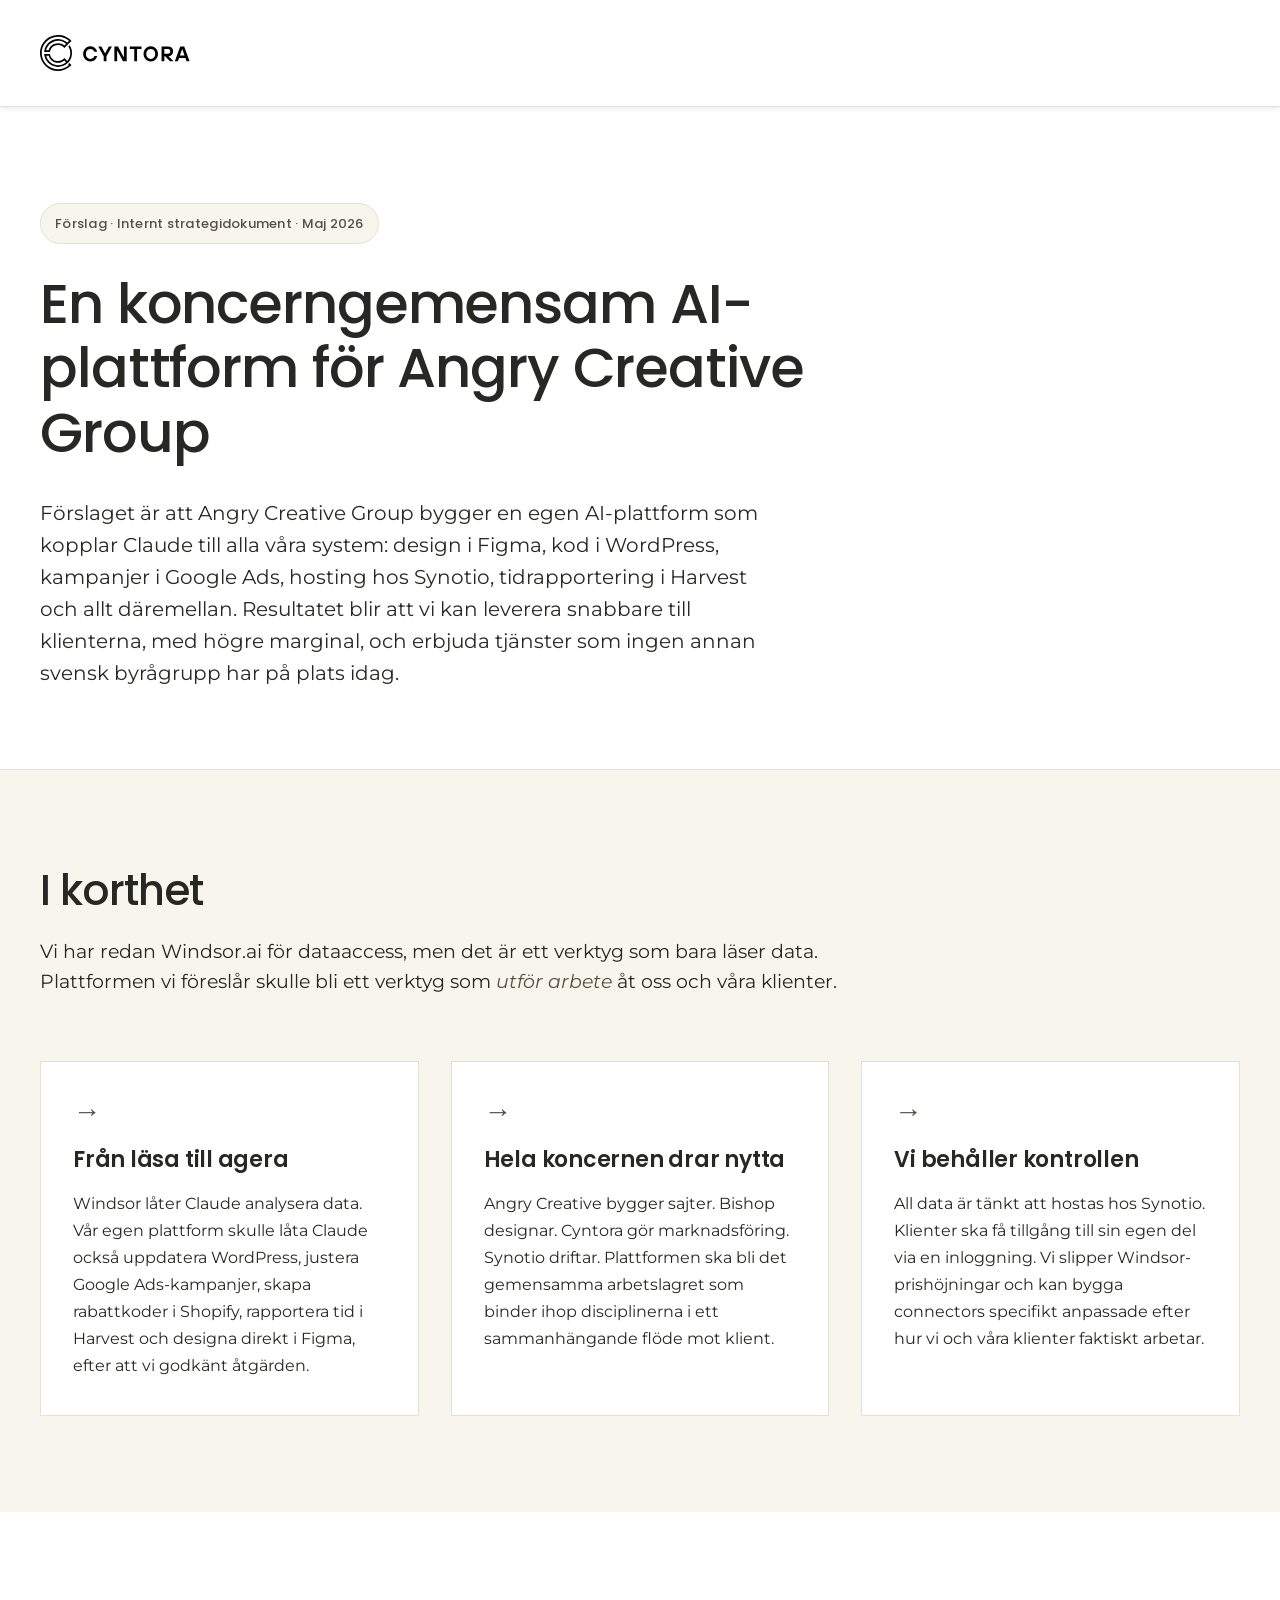
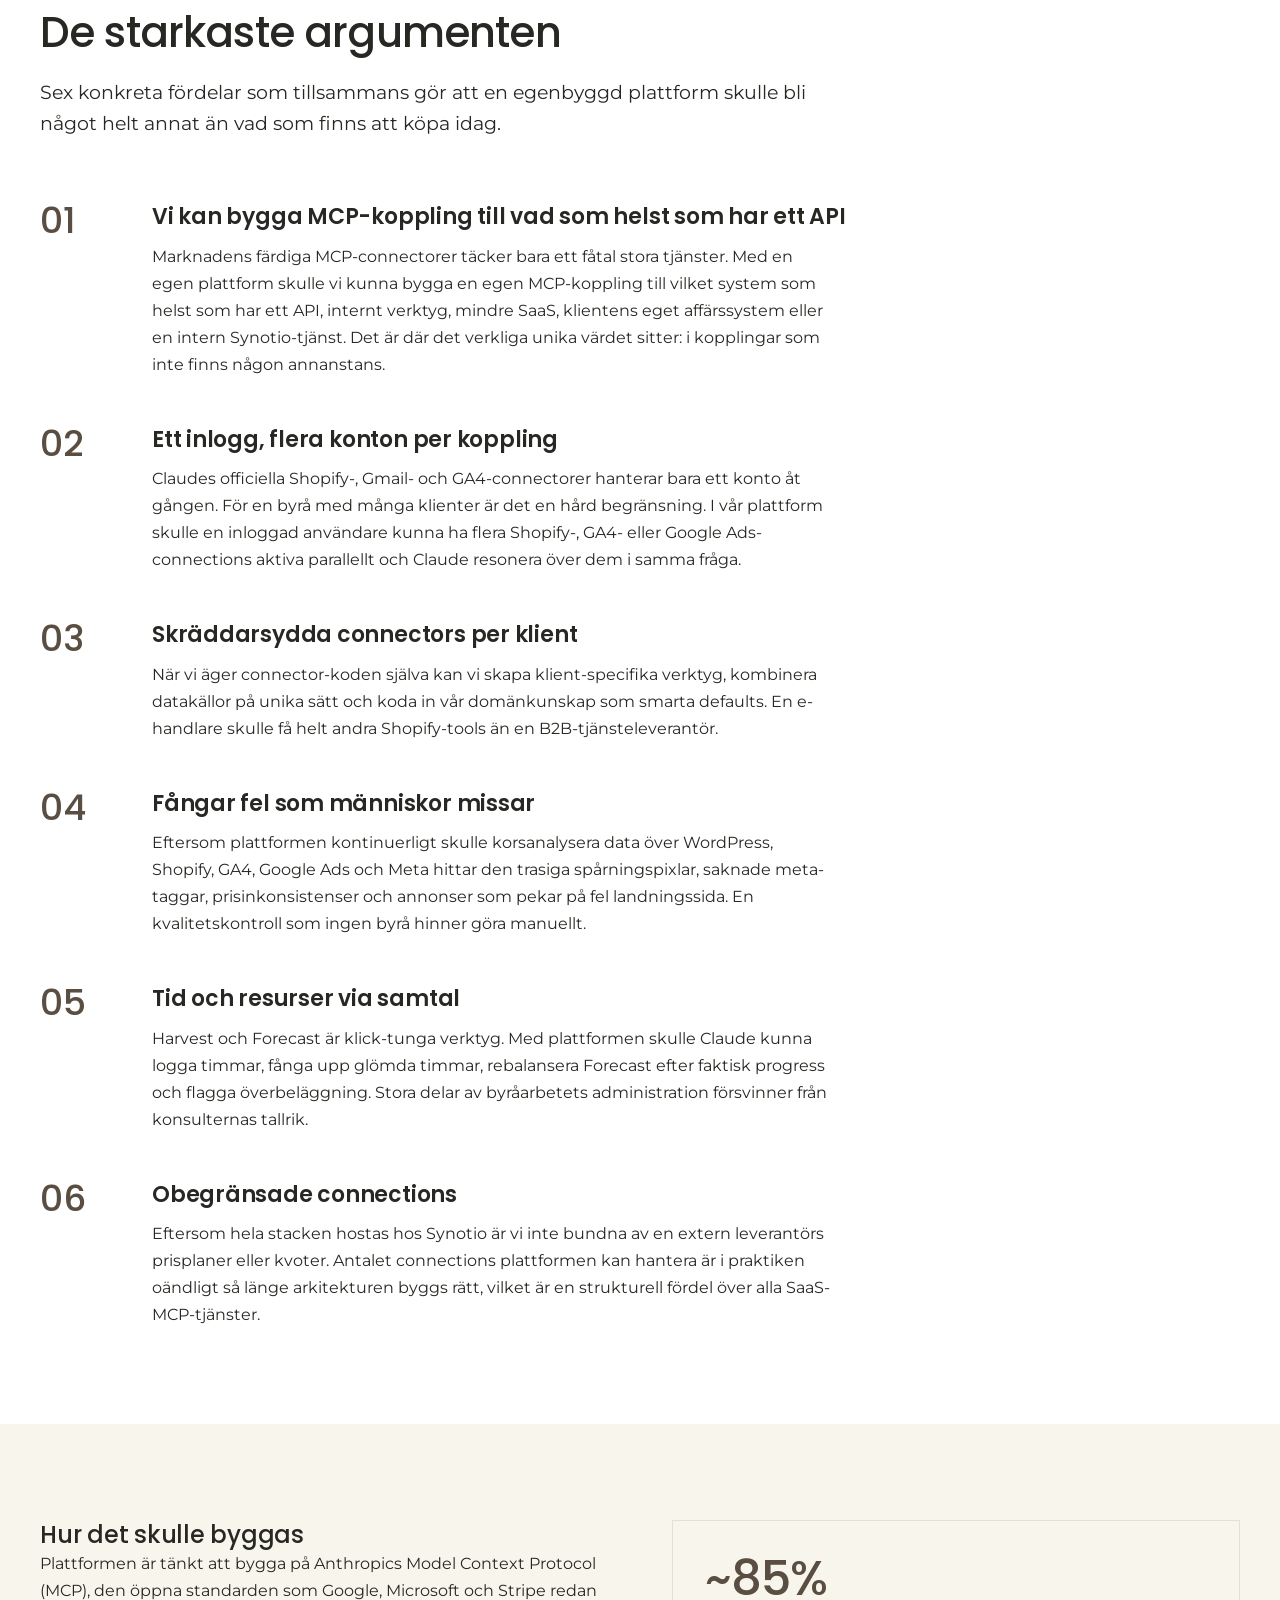
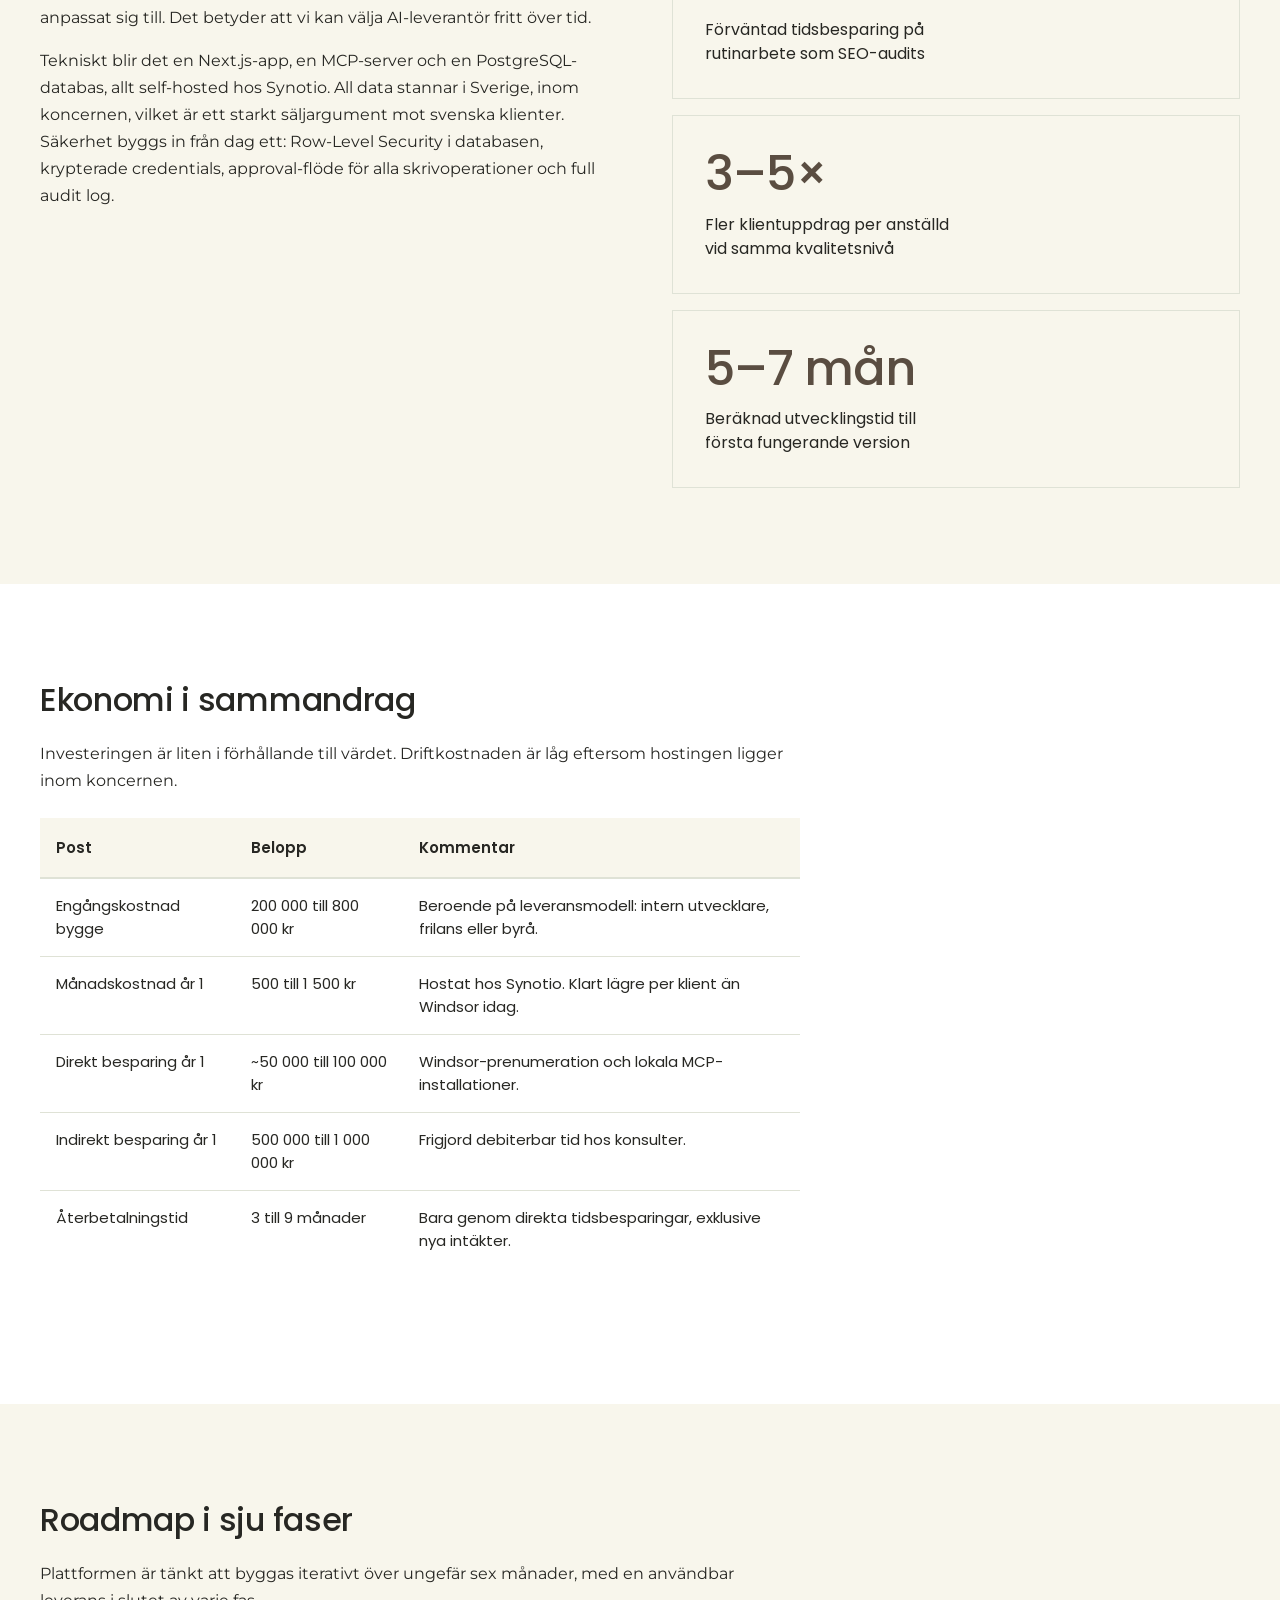
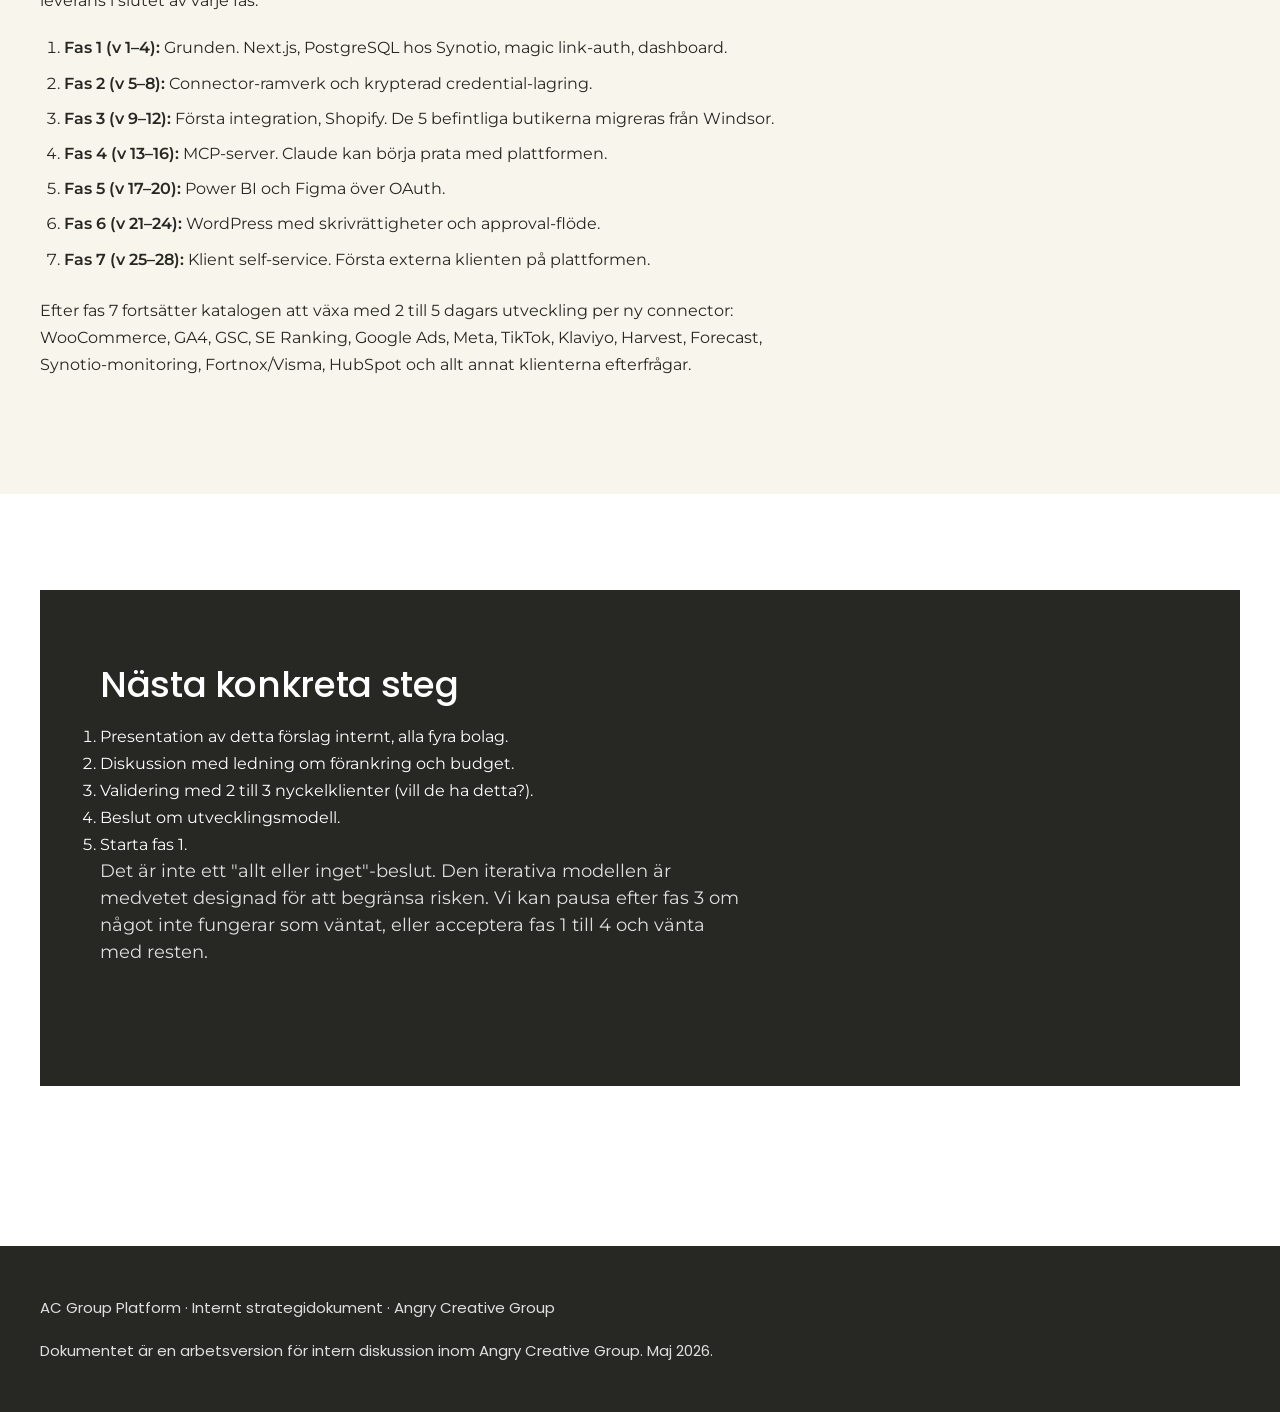
<file: index.html>
<!DOCTYPE html>
<html lang="sv">
<head>
<meta charset="UTF-8">
<meta name="viewport" content="width=device-width, initial-scale=1.0">
<title>AC Group Platform · En koncerngemensam AI-plattform</title>
<meta name="description" content="Förslag på en intern AI-plattform för Angry Creative Group som låter Claude utföra arbete i alla våra system, levererat snabbare och med högre marginal mot klient.">
<link rel="preconnect" href="https://fonts.googleapis.com">
<link rel="preconnect" href="https://fonts.gstatic.com" crossorigin>
<link href="https://fonts.googleapis.com/css2?family=Poppins:wght@400;500;600&family=Montserrat:wght@400;500&display=swap" rel="stylesheet">
<link rel="stylesheet" href="styles.css">
</head>
<body>

<nav class="nav">
  <div class="nav-container">
    <a href="index.html" class="nav-logo" aria-label="Cyntora">
      <img src="cyntora-logo.svg" alt="Cyntora">
    </a>
  </div>
</nav>

<section class="hero">
  <div class="hero-container">
    <div class="hero-content">
      <span class="badge">Förslag · Internt strategidokument · Maj 2026</span>
      <h1 class="hero-title">En koncerngemensam AI-plattform för Angry Creative Group</h1>
      <p class="hero-lead">
        Förslaget är att Angry Creative Group bygger en egen AI-plattform
        som kopplar Claude till alla våra system: design i Figma, kod i
        WordPress, kampanjer i Google Ads, hosting hos Synotio,
        tidrapportering i Harvest och allt däremellan. Resultatet blir att
        vi kan leverera snabbare till klienterna, med högre marginal, och
        erbjuda tjänster som ingen annan svensk byrågrupp har på plats
        idag.
      </p>
    </div>
  </div>
</section>

<section class="section section-alt">
  <div class="container">
    <div class="section-header">
      <h2>I korthet</h2>
      <p class="section-lead">
        Vi har redan Windsor.ai för dataaccess, men det är ett verktyg som
        bara läser data. Plattformen vi föreslår skulle bli ett verktyg som
        <em>utför arbete</em> åt oss och våra klienter.
      </p>
    </div>

    <div class="grid-3">
      <div class="card">
        <div class="card-icon">→</div>
        <h3>Från läsa till agera</h3>
        <p>
          Windsor låter Claude analysera data. Vår egen plattform skulle
          låta Claude också uppdatera WordPress, justera Google
          Ads-kampanjer, skapa rabattkoder i Shopify, rapportera tid i
          Harvest och designa direkt i Figma, efter att vi godkänt
          åtgärden.
        </p>
      </div>
      <div class="card">
        <div class="card-icon">→</div>
        <h3>Hela koncernen drar nytta</h3>
        <p>
          Angry Creative bygger sajter. Bishop designar. Cyntora gör
          marknadsföring. Synotio driftar. Plattformen ska bli det
          gemensamma arbetslagret som binder ihop disciplinerna i ett
          sammanhängande flöde mot klient.
        </p>
      </div>
      <div class="card">
        <div class="card-icon">→</div>
        <h3>Vi behåller kontrollen</h3>
        <p>
          All data är tänkt att hostas hos Synotio. Klienter ska få
          tillgång till sin egen del via en inloggning. Vi slipper
          Windsor-prishöjningar och kan bygga connectors specifikt
          anpassade efter hur vi och våra klienter faktiskt arbetar.
        </p>
      </div>
    </div>
  </div>
</section>

<section class="section">
  <div class="container">
    <div class="section-header">
      <h2>De starkaste argumenten</h2>
      <p class="section-lead">
        Sex konkreta fördelar som tillsammans gör att en egenbyggd
        plattform skulle bli något helt annat än vad som finns att köpa
        idag.
      </p>
    </div>

    <div class="reasons">
      <div class="reason">
        <span class="reason-num">01</span>
        <div>
          <h3>Vi kan bygga MCP-koppling till vad som helst som har ett API</h3>
          <p>
            Marknadens färdiga MCP-connectorer täcker bara ett fåtal stora
            tjänster. Med en egen plattform skulle vi kunna bygga en egen
            MCP-koppling till vilket system som helst som har ett API,
            internt verktyg, mindre SaaS, klientens eget affärssystem eller
            en intern Synotio-tjänst. Det är där det verkliga unika värdet
            sitter: i kopplingar som inte finns någon annanstans.
          </p>
        </div>
      </div>
      <div class="reason">
        <span class="reason-num">02</span>
        <div>
          <h3>Ett inlogg, flera konton per koppling</h3>
          <p>
            Claudes officiella Shopify-, Gmail- och GA4-connectorer
            hanterar bara ett konto åt gången. För en byrå med många
            klienter är det en hård begränsning. I vår plattform skulle en
            inloggad användare kunna ha flera Shopify-, GA4- eller Google
            Ads-connections aktiva parallellt och Claude resonera över dem
            i samma fråga.
          </p>
        </div>
      </div>
      <div class="reason">
        <span class="reason-num">03</span>
        <div>
          <h3>Skräddarsydda connectors per klient</h3>
          <p>
            När vi äger connector-koden själva kan vi skapa klient-specifika
            verktyg, kombinera datakällor på unika sätt och koda in vår
            domänkunskap som smarta defaults. En e-handlare skulle få helt
            andra Shopify-tools än en B2B-tjänsteleverantör.
          </p>
        </div>
      </div>
      <div class="reason">
        <span class="reason-num">04</span>
        <div>
          <h3>Fångar fel som människor missar</h3>
          <p>
            Eftersom plattformen kontinuerligt skulle korsanalysera data
            över WordPress, Shopify, GA4, Google Ads och Meta hittar den
            trasiga spårningspixlar, saknade meta-taggar, prisinkonsistenser
            och annonser som pekar på fel landningssida. En kvalitetskontroll
            som ingen byrå hinner göra manuellt.
          </p>
        </div>
      </div>
      <div class="reason">
        <span class="reason-num">05</span>
        <div>
          <h3>Tid och resurser via samtal</h3>
          <p>
            Harvest och Forecast är klick-tunga verktyg. Med plattformen
            skulle Claude kunna logga timmar, fånga upp glömda timmar,
            rebalansera Forecast efter faktisk progress och flagga
            överbeläggning. Stora delar av byråarbetets administration
            försvinner från konsulternas tallrik.
          </p>
        </div>
      </div>
      <div class="reason">
        <span class="reason-num">06</span>
        <div>
          <h3>Obegränsade connections</h3>
          <p>
            Eftersom hela stacken hostas hos Synotio är vi inte bundna av
            en extern leverantörs prisplaner eller kvoter. Antalet
            connections plattformen kan hantera är i praktiken oändligt så
            länge arkitekturen byggs rätt, vilket är en strukturell fördel
            över alla SaaS-MCP-tjänster.
          </p>
        </div>
      </div>
    </div>
  </div>
</section>

<section class="section section-alt">
  <div class="container">
    <div class="two-col">
      <div>
        <h2>Hur det skulle byggas</h2>
        <p>
          Plattformen är tänkt att bygga på Anthropics Model Context
          Protocol (MCP), den öppna standarden som Google, Microsoft och
          Stripe redan anpassat sig till. Det betyder att vi kan välja
          AI-leverantör fritt över tid.
        </p>
        <p>
          Tekniskt blir det en Next.js-app, en MCP-server och en
          PostgreSQL-databas, allt self-hosted hos Synotio. All data
          stannar i Sverige, inom koncernen, vilket är ett starkt
          säljargument mot svenska klienter. Säkerhet byggs in från dag
          ett: Row-Level Security i databasen, krypterade credentials,
          approval-flöde för alla skrivoperationer och full audit log.
        </p>
      </div>
      <div class="two-col-visual">
        <div class="stat-card">
          <div class="stat-number">~85%</div>
          <div class="stat-label">Förväntad tidsbesparing på<br>rutinarbete som SEO-audits</div>
        </div>
        <div class="stat-card">
          <div class="stat-number">3–5×</div>
          <div class="stat-label">Fler klientuppdrag per anställd<br>vid samma kvalitetsnivå</div>
        </div>
        <div class="stat-card">
          <div class="stat-number">5–7 mån</div>
          <div class="stat-label">Beräknad utvecklingstid till<br>första fungerande version</div>
        </div>
      </div>
    </div>
  </div>
</section>

<section class="section">
  <div class="container">
    <div class="prose">
      <h2>Ekonomi i sammandrag</h2>
      <p>
        Investeringen är liten i förhållande till värdet. Driftkostnaden
        är låg eftersom hostingen ligger inom koncernen.
      </p>

      <div class="table-wrapper">
        <table>
          <thead>
            <tr>
              <th>Post</th>
              <th>Belopp</th>
              <th>Kommentar</th>
            </tr>
          </thead>
          <tbody>
            <tr>
              <td>Engångskostnad bygge</td>
              <td>200 000 till 800 000 kr</td>
              <td>Beroende på leveransmodell: intern utvecklare, frilans eller byrå.</td>
            </tr>
            <tr>
              <td>Månadskostnad år 1</td>
              <td>500 till 1 500 kr</td>
              <td>Hostat hos Synotio. Klart lägre per klient än Windsor idag.</td>
            </tr>
            <tr>
              <td>Direkt besparing år 1</td>
              <td>~50 000 till 100 000 kr</td>
              <td>Windsor-prenumeration och lokala MCP-installationer.</td>
            </tr>
            <tr>
              <td>Indirekt besparing år 1</td>
              <td>500 000 till 1 000 000 kr</td>
              <td>Frigjord debiterbar tid hos konsulter.</td>
            </tr>
            <tr>
              <td>Återbetalningstid</td>
              <td>3 till 9 månader</td>
              <td>Bara genom direkta tidsbesparingar, exklusive nya intäkter.</td>
            </tr>
          </tbody>
        </table>
      </div>
    </div>
  </div>
</section>

<section class="section section-alt">
  <div class="container">
    <div class="prose">
      <h2>Roadmap i sju faser</h2>
      <p>
        Plattformen är tänkt att byggas iterativt över ungefär sex
        månader, med en användbar leverans i slutet av varje fas.
      </p>
      <ol>
        <li><strong>Fas 1 (v 1–4):</strong> Grunden. Next.js, PostgreSQL hos Synotio, magic link-auth, dashboard.</li>
        <li><strong>Fas 2 (v 5–8):</strong> Connector-ramverk och krypterad credential-lagring.</li>
        <li><strong>Fas 3 (v 9–12):</strong> Första integration, Shopify. De 5 befintliga butikerna migreras från Windsor.</li>
        <li><strong>Fas 4 (v 13–16):</strong> MCP-server. Claude kan börja prata med plattformen.</li>
        <li><strong>Fas 5 (v 17–20):</strong> Power BI och Figma över OAuth.</li>
        <li><strong>Fas 6 (v 21–24):</strong> WordPress med skrivrättigheter och approval-flöde.</li>
        <li><strong>Fas 7 (v 25–28):</strong> Klient self-service. Första externa klienten på plattformen.</li>
      </ol>
      <p>
        Efter fas 7 fortsätter katalogen att växa med 2 till 5 dagars
        utveckling per ny connector: WooCommerce, GA4, GSC, SE Ranking,
        Google Ads, Meta, TikTok, Klaviyo, Harvest, Forecast,
        Synotio-monitoring, Fortnox/Visma, HubSpot och allt annat
        klienterna efterfrågar.
      </p>
    </div>
  </div>
</section>

<section class="section">
  <div class="container">
    <div class="cta-block">
      <h2>Nästa konkreta steg</h2>
      <ol>
        <li>Presentation av detta förslag internt, alla fyra bolag.</li>
        <li>Diskussion med ledning om förankring och budget.</li>
        <li>Validering med 2 till 3 nyckelklienter (vill de ha detta?).</li>
        <li>Beslut om utvecklingsmodell.</li>
        <li>Starta fas 1.</li>
      </ol>
      <p>
        Det är inte ett "allt eller inget"-beslut. Den iterativa modellen
        är medvetet designad för att begränsa risken. Vi kan pausa efter
        fas 3 om något inte fungerar som väntat, eller acceptera fas 1
        till 4 och vänta med resten.
      </p>
    </div>
  </div>
</section>

<footer class="footer">
  <div class="container">
    <p>AC Group Platform · Internt strategidokument · Angry Creative Group</p>
    <p class="footer-meta">Dokumentet är en arbetsversion för intern diskussion inom Angry Creative Group. Maj 2026.</p>
  </div>
</footer>

</body>
</html>
</file>
<file: styles.css>
/* ============================================
   AC Group Platform — Cyntora Design System
   ============================================ */

:root {
  /* Primary */
  --charcoal-dark: #272723;
  --deep-brown: #2D2D2B;

  /* Accent */
  --warm-taupe: #5A4D41;
  --warm-brown: #483D34;
  --muted-taupe: #6A5F54;
  --pressed-dark: #3D3228;

  /* Interactive */
  --bright-blue: #0070F0;
  --vivid-blue: #0092FF;
  --deep-blue: #105EDD;
  --light-blue: #E2F2FF;

  /* Neutral */
  --pure-black: #000000;
  --pure-white: #FFFFFF;
  --light-gray: #F8F6EC;
  --very-light-gray: #F5F6F3;
  --medium-gray: #636366;

  /* Surface */
  --soft-beige: #DFE2D6;
  --warm-off-white: #F8F6EC;

  /* Shadows */
  --shadow-sm: rgba(0, 0, 0, 0.2) -2px 0px 10px 0px;
  --shadow-md: rgba(50, 50, 50, 0.1) 0px 10px 10px -1px;
  --shadow-lg: rgba(0, 0, 0, 0.07) 0px 2px 4px 0px;

  /* Typography */
  --font-display: 'Poppins', -apple-system, BlinkMacSystemFont, 'Segoe UI', Roboto, sans-serif;
  --font-ui: 'Poppins', 'Trebuchet MS', Arial, sans-serif;
  --font-body: 'Montserrat', Georgia, 'Times New Roman', serif;
}

/* ============================================
   Reset & Base
   ============================================ */

* {
  margin: 0;
  padding: 0;
  box-sizing: border-box;
}

html {
  scroll-behavior: smooth;
}

body {
  font-family: var(--font-body);
  font-size: 16px;
  font-weight: 400;
  line-height: 27px;
  color: var(--charcoal-dark);
  background: var(--pure-white);
  -webkit-font-smoothing: antialiased;
  -moz-osx-font-smoothing: grayscale;
}

img {
  max-width: 100%;
  height: auto;
  display: block;
}

a {
  color: var(--warm-taupe);
  text-decoration: none;
}

/* ============================================
   Navigation
   ============================================ */

.nav {
  background: var(--pure-white);
  border-bottom: 1px solid var(--soft-beige);
  box-shadow: var(--shadow-lg);
  position: sticky;
  top: 0;
  z-index: 100;
}

.nav-container {
  max-width: 1440px;
  margin: 0 auto;
  padding: 0 40px;
  height: 106px;
  display: flex;
  align-items: center;
  justify-content: space-between;
}

.nav-logo {
  font-family: var(--font-display);
  font-size: 22px;
  font-weight: 600;
  color: var(--charcoal-dark);
  text-decoration: none;
  letter-spacing: -0.02em;
  display: inline-flex;
  align-items: center;
}

.nav-logo img {
  height: 36px;
  width: auto;
  display: block;
}

.nav-links {
  display: flex;
  gap: 0;
  align-items: center;
}

.nav-link {
  font-family: var(--font-ui);
  font-size: 17px;
  font-weight: 400;
  color: var(--charcoal-dark);
  padding: 12px 16px;
  border-bottom: 2px solid transparent;
  transition: all 0.15s ease;
}

.nav-link:hover {
  color: var(--warm-taupe);
  border-bottom: 2px solid var(--warm-taupe);
}

.nav-link.active {
  color: var(--warm-taupe);
  border-bottom: 2px solid var(--warm-taupe);
}

/* ============================================
   Hero
   ============================================ */

.hero {
  background: var(--pure-white);
  padding: 96px 40px 80px;
  border-bottom: 1px solid var(--soft-beige);
}

.hero-container {
  max-width: 1440px;
  margin: 0 auto;
}

.hero-content {
  max-width: 900px;
}

.badge {
  display: inline-block;
  font-family: var(--font-ui);
  font-size: 13px;
  font-weight: 500;
  color: var(--warm-taupe);
  background: var(--warm-off-white);
  border: 1px solid var(--soft-beige);
  padding: 6px 14px;
  border-radius: 9999px;
  margin-bottom: 28px;
  letter-spacing: 0.02em;
}

.hero-title {
  font-family: var(--font-display);
  font-size: 56px;
  font-weight: 500;
  line-height: 1.15;
  letter-spacing: -0.02em;
  color: var(--charcoal-dark);
  margin-bottom: 32px;
  max-width: 900px;
}

.hero-lead {
  font-family: var(--font-body);
  font-size: 20px;
  font-weight: 400;
  line-height: 1.6;
  color: var(--charcoal-dark);
  margin-bottom: 40px;
  max-width: 720px;
}

.hero-cta {
  display: flex;
  gap: 16px;
  flex-wrap: wrap;
  align-items: center;
}

/* ============================================
   Buttons
   ============================================ */

.btn-primary {
  display: inline-flex;
  align-items: center;
  justify-content: center;
  background: var(--warm-taupe);
  color: var(--pure-white);
  font-family: var(--font-ui);
  font-size: 17px;
  font-weight: 600;
  padding: 14px 28px;
  border-radius: 8px;
  border: 2px solid var(--warm-taupe);
  line-height: 18px;
  text-decoration: none;
  transition: all 0.15s ease;
  cursor: pointer;
}

.btn-primary:hover {
  background: var(--warm-brown);
  border-color: var(--warm-brown);
}

.btn-primary:active {
  background: var(--pressed-dark);
  border-color: var(--pressed-dark);
}

.btn-primary:focus {
  outline: 2px solid var(--vivid-blue);
  outline-offset: 2px;
}

.btn-secondary {
  display: inline-flex;
  align-items: center;
  justify-content: center;
  background: transparent;
  color: var(--warm-taupe);
  font-family: var(--font-ui);
  font-size: 17px;
  font-weight: 400;
  padding: 14px 28px;
  border-radius: 0;
  border: 1px solid var(--warm-taupe);
  line-height: 27px;
  text-decoration: none;
  transition: all 0.15s ease;
  cursor: pointer;
}

.btn-secondary:hover {
  background: var(--warm-off-white);
  color: var(--warm-taupe);
}

.btn-secondary:active {
  background: var(--very-light-gray);
  border-color: var(--warm-brown);
}

.link-arrow {
  display: inline-flex;
  align-items: center;
  gap: 8px;
  font-family: var(--font-ui);
  font-size: 17px;
  font-weight: 400;
  color: var(--warm-taupe);
  text-decoration: none;
  transition: all 0.15s ease;
  margin-top: 8px;
}

.link-arrow:hover {
  color: var(--warm-brown);
}

.link-arrow:hover::after {
  transform: translateX(4px);
}

/* ============================================
   Layout — Sections
   ============================================ */

.section {
  padding: 96px 40px;
  background: var(--pure-white);
}

.section-alt {
  background: var(--warm-off-white);
}

.section-dark {
  background: var(--charcoal-dark);
  color: var(--pure-white);
}

.section-dark h1, .section-dark h2, .section-dark h3, .section-dark h4 {
  color: var(--pure-white);
}

.container {
  max-width: 1440px;
  margin: 0 auto;
}

.container-narrow {
  max-width: 920px;
  margin: 0 auto;
}

.section-header {
  margin-bottom: 64px;
  max-width: 800px;
}

.section-header h2 {
  font-family: var(--font-display);
  font-size: 42px;
  font-weight: 500;
  line-height: 1.2;
  letter-spacing: -0.02em;
  color: var(--charcoal-dark);
  margin-bottom: 20px;
}

.section-lead {
  font-family: var(--font-body);
  font-size: 19px;
  font-weight: 400;
  line-height: 1.6;
  color: var(--charcoal-dark);
}

/* ============================================
   Typography
   ============================================ */

h1, h2, h3, h4, h5 {
  font-family: var(--font-display);
  font-weight: 500;
  color: var(--charcoal-dark);
  line-height: 1.25;
  letter-spacing: -0.01em;
}

h3 {
  font-size: 22px;
  font-weight: 600;
  margin-bottom: 16px;
}

h4 {
  font-size: 19px;
  font-weight: 600;
  margin-bottom: 12px;
}

p {
  font-family: var(--font-body);
  font-size: 16px;
  font-weight: 400;
  line-height: 27px;
  color: var(--charcoal-dark);
  margin-bottom: 16px;
}

p:last-child {
  margin-bottom: 0;
}

em {
  font-style: italic;
  color: var(--warm-taupe);
}

strong {
  font-weight: 600;
  color: var(--charcoal-dark);
}

/* ============================================
   Cards
   ============================================ */

.card {
  background: var(--pure-white);
  border: 1px solid var(--soft-beige);
  border-radius: 0;
  padding: 36px 32px;
  transition: box-shadow 0.2s ease;
}

.card:hover {
  box-shadow: var(--shadow-lg);
}

.card-icon {
  font-family: var(--font-display);
  font-size: 28px;
  color: var(--warm-taupe);
  margin-bottom: 20px;
  line-height: 1;
}

.grid-2 {
  display: grid;
  grid-template-columns: repeat(2, 1fr);
  gap: 32px;
}

.grid-3 {
  display: grid;
  grid-template-columns: repeat(3, 1fr);
  gap: 32px;
}

.grid-4 {
  display: grid;
  grid-template-columns: repeat(4, 1fr);
  gap: 24px;
}

/* ============================================
   Two-col layout
   ============================================ */

.two-col {
  display: grid;
  grid-template-columns: 1fr 1fr;
  gap: 64px;
  align-items: start;
}

.two-col-visual {
  display: flex;
  flex-direction: column;
  gap: 16px;
}

.stat-card {
  background: var(--warm-off-white);
  border: 1px solid var(--soft-beige);
  padding: 32px;
}

.stat-number {
  font-family: var(--font-display);
  font-size: 48px;
  font-weight: 500;
  color: var(--warm-taupe);
  line-height: 1.1;
  letter-spacing: -0.02em;
  margin-bottom: 12px;
}

.stat-label {
  font-family: var(--font-ui);
  font-size: 16px;
  font-weight: 400;
  color: var(--charcoal-dark);
  line-height: 1.5;
}

/* ============================================
   Reasons list
   ============================================ */

.reasons {
  display: flex;
  flex-direction: column;
  gap: 48px;
  max-width: 920px;
}

.reason {
  display: grid;
  grid-template-columns: 80px 1fr;
  gap: 32px;
  align-items: start;
}

.reason-num {
  font-family: var(--font-display);
  font-size: 36px;
  font-weight: 500;
  color: var(--warm-taupe);
  line-height: 1;
}

.reason h3 {
  margin-bottom: 12px;
}

.reason p {
  color: var(--charcoal-dark);
  max-width: 680px;
}

/* ============================================
   CTA block
   ============================================ */

.cta-block {
  background: var(--charcoal-dark);
  color: var(--pure-white);
  padding: 72px 60px;
  border-radius: 0;
}

.cta-block h2 {
  color: var(--pure-white);
  font-size: 36px;
  margin-bottom: 16px;
}

.cta-block > p {
  color: var(--pure-white);
  font-size: 18px;
  margin-bottom: 48px;
  max-width: 640px;
  opacity: 0.85;
}

.cta-grid {
  display: grid;
  grid-template-columns: repeat(3, 1fr);
  gap: 16px;
}

.cta-card {
  background: var(--deep-brown);
  border: 1px solid rgba(255, 255, 255, 0.1);
  padding: 28px 24px;
  text-decoration: none;
  color: var(--pure-white);
  display: block;
  transition: all 0.15s ease;
}

.cta-card:hover {
  background: var(--warm-brown);
  border-color: var(--warm-taupe);
}

.cta-card h4 {
  color: var(--pure-white);
  margin-bottom: 8px;
}

.cta-card p {
  color: var(--pure-white);
  opacity: 0.8;
  font-size: 15px;
  margin-bottom: 16px;
  line-height: 1.5;
}

.cta-card .link-arrow {
  color: var(--pure-white);
  font-size: 15px;
}

/* ============================================
   Subpage hero (smaller)
   ============================================ */

.subhero {
  background: var(--warm-off-white);
  padding: 80px 40px 60px;
  border-bottom: 1px solid var(--soft-beige);
}

.subhero h1 {
  font-family: var(--font-display);
  font-size: 44px;
  font-weight: 500;
  line-height: 1.15;
  letter-spacing: -0.02em;
  color: var(--charcoal-dark);
  margin-bottom: 20px;
  max-width: 920px;
}

.subhero .subhero-lead {
  font-family: var(--font-body);
  font-size: 19px;
  line-height: 1.6;
  color: var(--charcoal-dark);
  max-width: 760px;
}

.subhero .badge {
  margin-bottom: 24px;
}

/* ============================================
   Content prose
   ============================================ */

.prose {
  max-width: 760px;
}

.prose h2 {
  font-family: var(--font-display);
  font-size: 32px;
  font-weight: 500;
  margin-top: 64px;
  margin-bottom: 20px;
  color: var(--charcoal-dark);
}

.prose h2:first-child {
  margin-top: 0;
}

.prose h3 {
  font-family: var(--font-display);
  font-size: 22px;
  font-weight: 600;
  margin-top: 40px;
  margin-bottom: 16px;
  color: var(--charcoal-dark);
}

.prose p {
  margin-bottom: 20px;
}

.prose ul, .prose ol {
  margin-bottom: 24px;
  padding-left: 24px;
}

.prose li {
  font-family: var(--font-body);
  font-size: 16px;
  line-height: 1.7;
  color: var(--charcoal-dark);
  margin-bottom: 8px;
}

.prose strong {
  color: var(--charcoal-dark);
  font-weight: 600;
}

/* ============================================
   Tables
   ============================================ */

.table-wrapper {
  overflow-x: auto;
  margin: 24px 0 40px;
}

table {
  width: 100%;
  border-collapse: collapse;
  font-family: var(--font-ui);
  font-size: 15px;
}

th {
  text-align: left;
  font-weight: 600;
  color: var(--charcoal-dark);
  padding: 16px 16px;
  background: var(--warm-off-white);
  border-bottom: 2px solid var(--soft-beige);
}

td {
  padding: 16px 16px;
  border-bottom: 1px solid var(--soft-beige);
  color: var(--charcoal-dark);
  vertical-align: top;
  line-height: 1.5;
}

tr:last-child td {
  border-bottom: none;
}

/* ============================================
   Quote / Callout
   ============================================ */

.callout {
  background: var(--warm-off-white);
  border-left: 3px solid var(--warm-taupe);
  padding: 28px 32px;
  margin: 32px 0;
}

.callout p {
  font-size: 17px;
  font-style: italic;
  color: var(--charcoal-dark);
  margin-bottom: 0;
}

.callout-attr {
  font-family: var(--font-ui);
  font-size: 14px;
  font-style: normal;
  color: var(--muted-taupe);
  margin-top: 12px;
  font-weight: 500;
}

/* ============================================
   Workflow example
   ============================================ */

.workflow {
  background: var(--very-light-gray);
  border: 1px solid var(--soft-beige);
  padding: 32px;
  margin: 32px 0;
}

.workflow h4 {
  font-family: var(--font-ui);
  font-size: 14px;
  font-weight: 600;
  text-transform: uppercase;
  letter-spacing: 0.08em;
  color: var(--muted-taupe);
  margin-bottom: 16px;
}

.workflow-step {
  display: grid;
  grid-template-columns: 32px 1fr;
  gap: 16px;
  padding: 12px 0;
  border-bottom: 1px solid var(--soft-beige);
}

.workflow-step:last-child {
  border-bottom: none;
}

.workflow-step-num {
  font-family: var(--font-ui);
  font-size: 14px;
  font-weight: 600;
  color: var(--warm-taupe);
  padding-top: 2px;
}

.workflow-step p {
  margin-bottom: 0;
  font-size: 15px;
  line-height: 1.6;
}

/* ============================================
   Company tiles (sister companies)
   ============================================ */

.companies {
  display: grid;
  grid-template-columns: repeat(4, 1fr);
  gap: 20px;
  margin: 48px 0;
}

.company {
  background: var(--pure-white);
  border: 1px solid var(--soft-beige);
  padding: 32px 24px;
}

.company-logo {
  font-family: var(--font-display);
  font-size: 22px;
  font-weight: 600;
  color: var(--charcoal-dark);
  margin-bottom: 12px;
  letter-spacing: -0.02em;
}

.company-role {
  font-family: var(--font-ui);
  font-size: 13px;
  font-weight: 500;
  color: var(--warm-taupe);
  text-transform: uppercase;
  letter-spacing: 0.05em;
  margin-bottom: 16px;
}

.company-desc {
  font-family: var(--font-body);
  font-size: 14px;
  color: var(--charcoal-dark);
  line-height: 1.6;
  margin-bottom: 16px;
}

.company-benefit {
  font-family: var(--font-ui);
  font-size: 14px;
  font-weight: 500;
  color: var(--warm-taupe);
  border-top: 1px solid var(--soft-beige);
  padding-top: 16px;
  margin-top: auto;
}

/* ============================================
   Footer
   ============================================ */

.footer {
  background: var(--charcoal-dark);
  color: var(--pure-white);
  padding: 48px 40px;
  margin-top: 64px;
}

.footer p {
  color: var(--pure-white);
  font-family: var(--font-ui);
  font-size: 15px;
  opacity: 0.85;
}

.footer-meta {
  font-size: 13px;
  opacity: 0.6;
  margin-top: 8px;
}

/* ============================================
   Responsive
   ============================================ */

@media (max-width: 1024px) {
  .grid-3 {
    grid-template-columns: repeat(2, 1fr);
  }
  .grid-4 {
    grid-template-columns: repeat(2, 1fr);
  }
  .cta-grid {
    grid-template-columns: repeat(2, 1fr);
  }
  .two-col {
    grid-template-columns: 1fr;
    gap: 48px;
  }
  .hero-title {
    font-size: 44px;
  }
  .companies {
    grid-template-columns: repeat(2, 1fr);
  }
}

@media (max-width: 768px) {
  .nav-container {
    padding: 0 20px;
    height: 80px;
  }
  .nav-links {
    gap: 0;
  }
  .nav-link {
    font-size: 14px;
    padding: 8px 10px;
  }
  .hero {
    padding: 56px 20px;
  }
  .hero-title {
    font-size: 32px;
  }
  .hero-lead {
    font-size: 17px;
  }
  .section {
    padding: 56px 20px;
  }
  .section-header h2, h2 {
    font-size: 28px;
  }
  .grid-2, .grid-3, .grid-4 {
    grid-template-columns: 1fr;
  }
  .cta-block {
    padding: 40px 24px;
  }
  .cta-grid {
    grid-template-columns: 1fr;
  }
  .reason {
    grid-template-columns: 1fr;
    gap: 8px;
  }
  .companies {
    grid-template-columns: 1fr;
  }
  .subhero {
    padding: 56px 20px 40px;
  }
  .subhero h1 {
    font-size: 32px;
  }
  .btn-primary, .btn-secondary {
    width: 100%;
    text-align: center;
  }
  .hero-cta {
    flex-direction: column;
    align-items: stretch;
  }
}

@media (max-width: 480px) {
  .nav-links {
    display: none;
  }
  .stat-number {
    font-size: 36px;
  }
}
</file>
